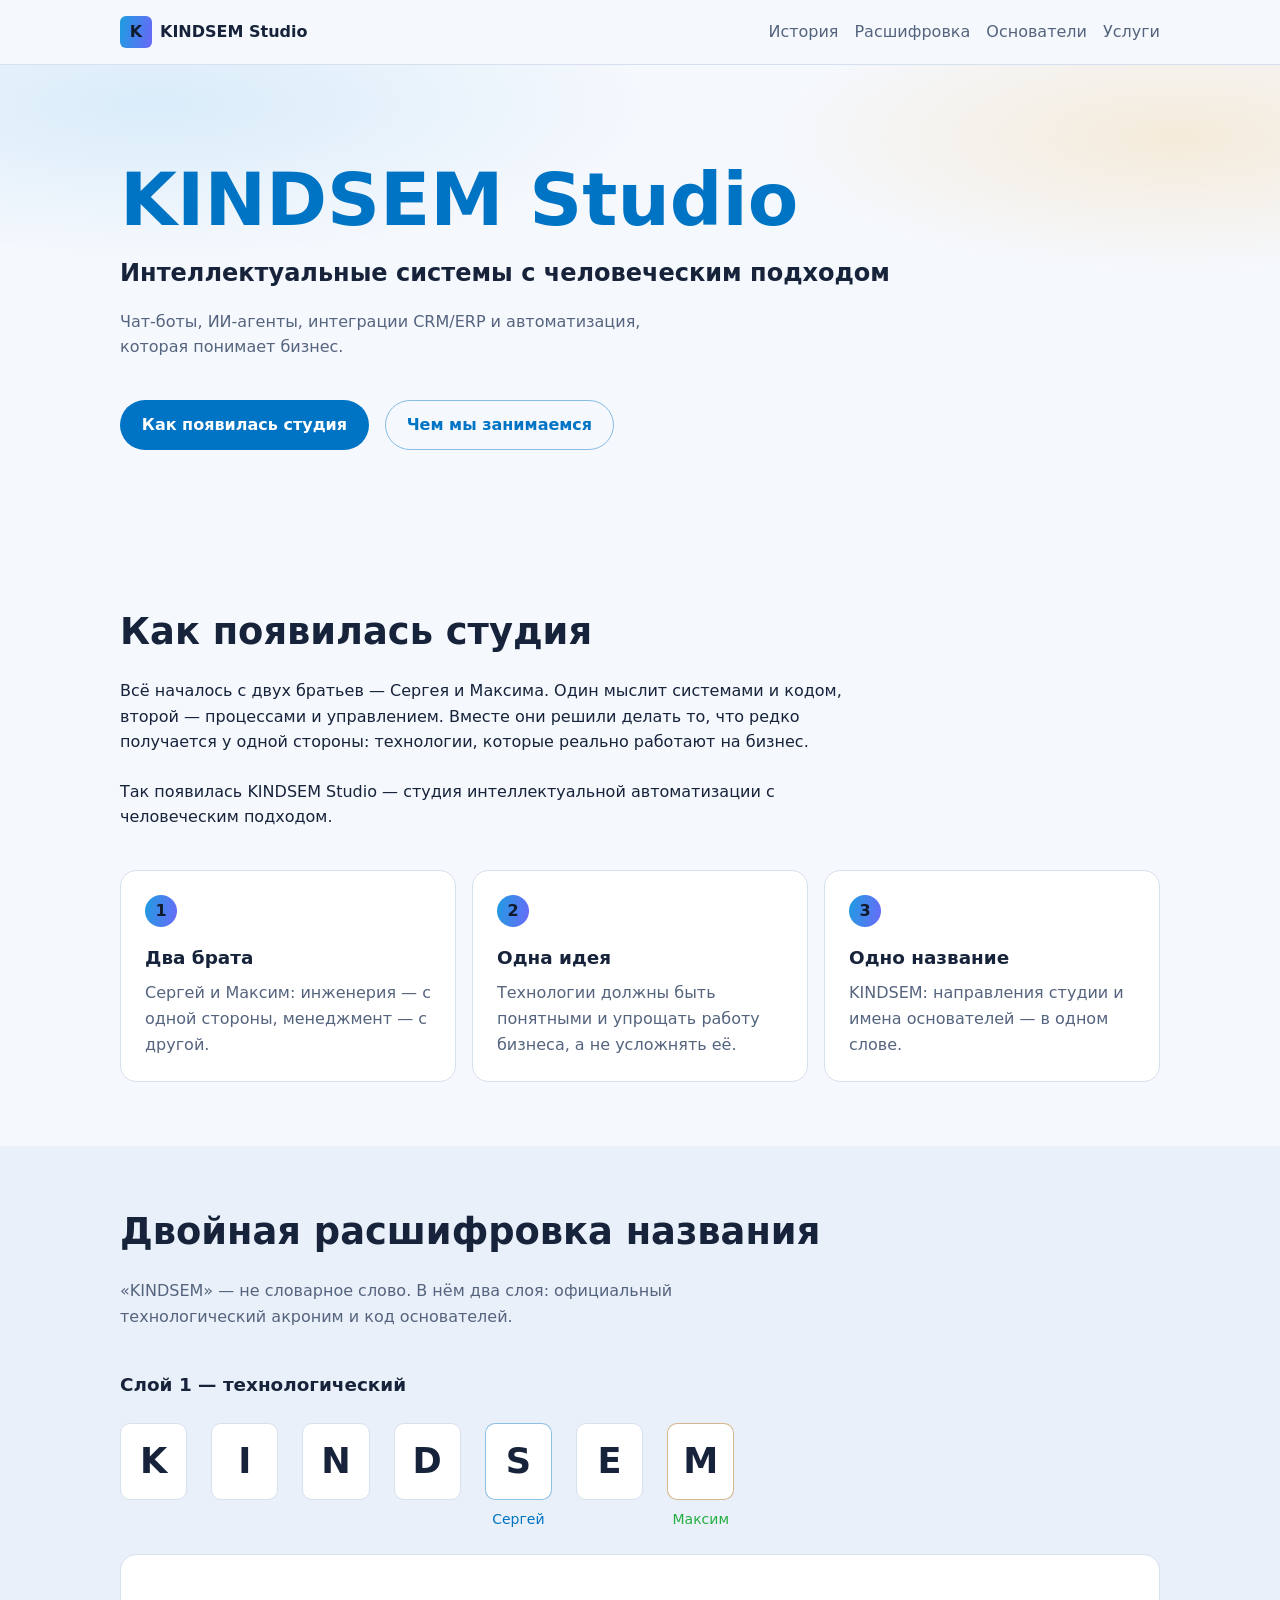
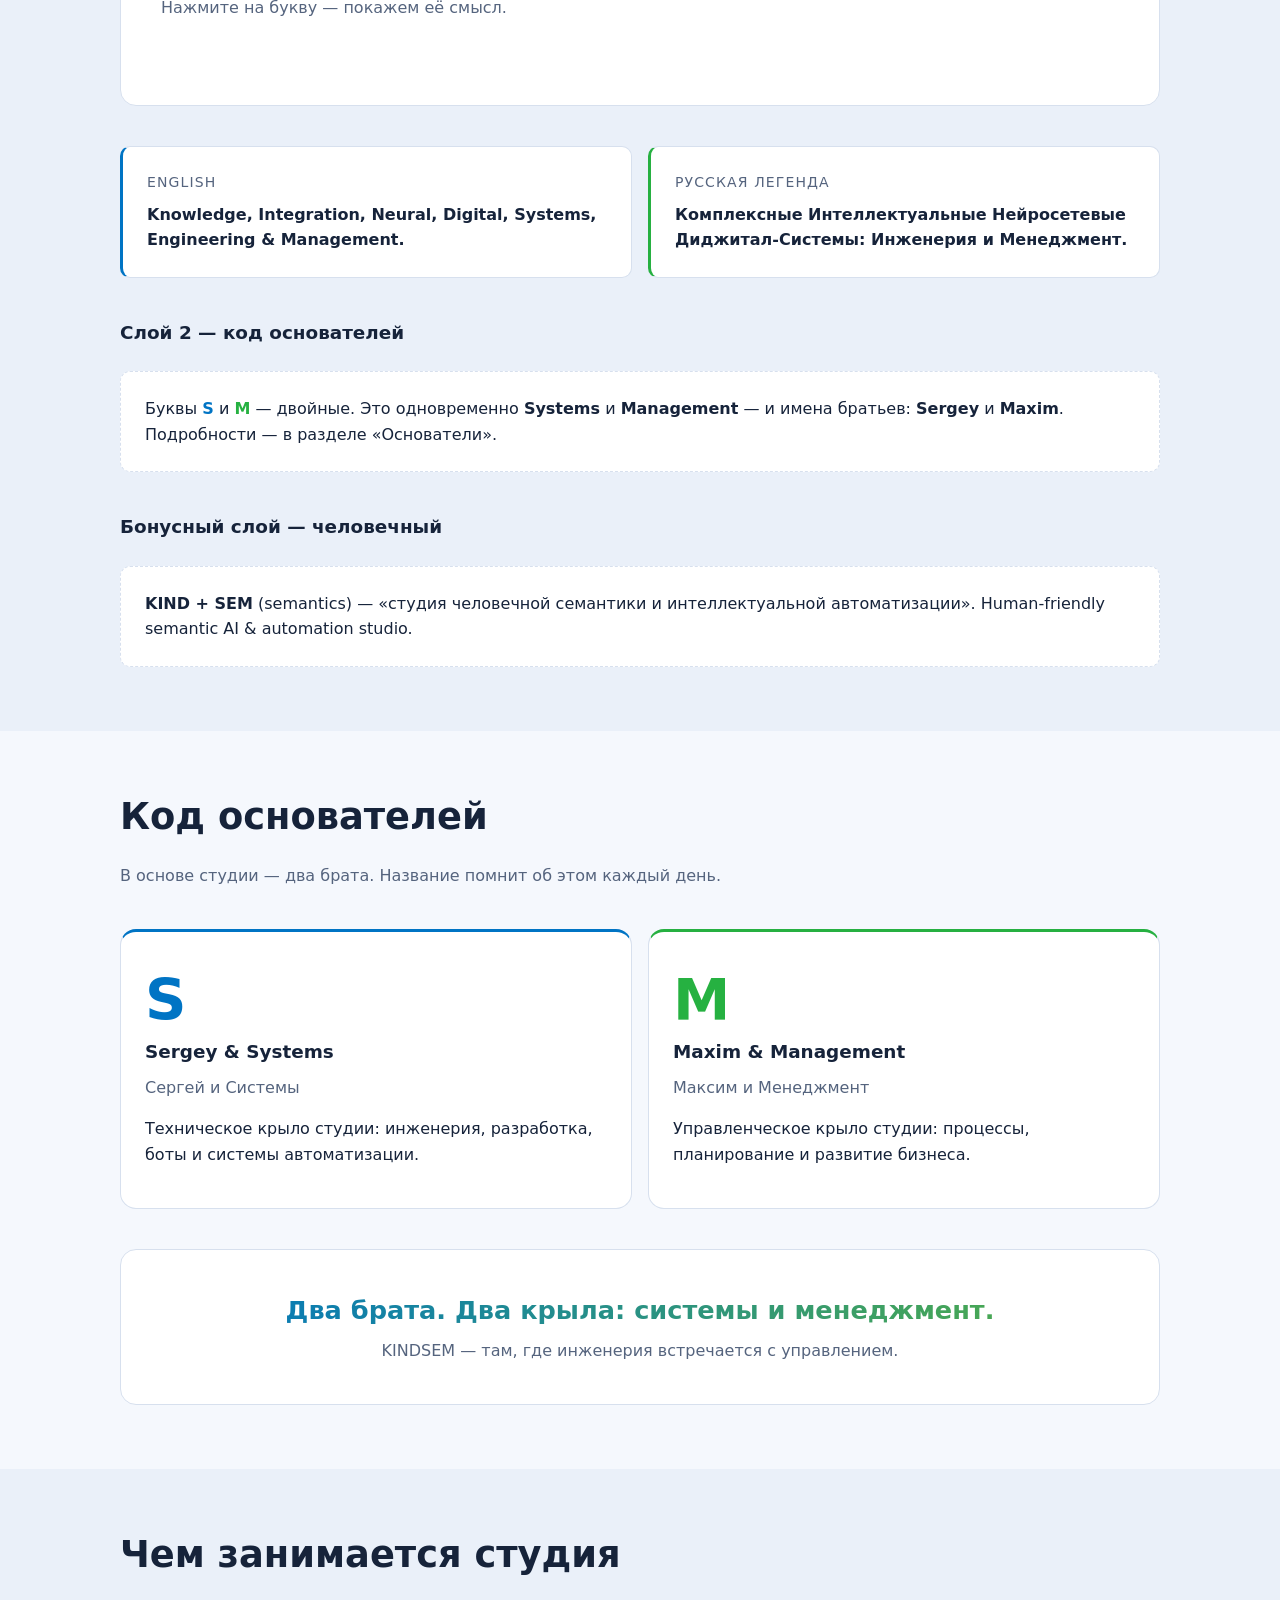
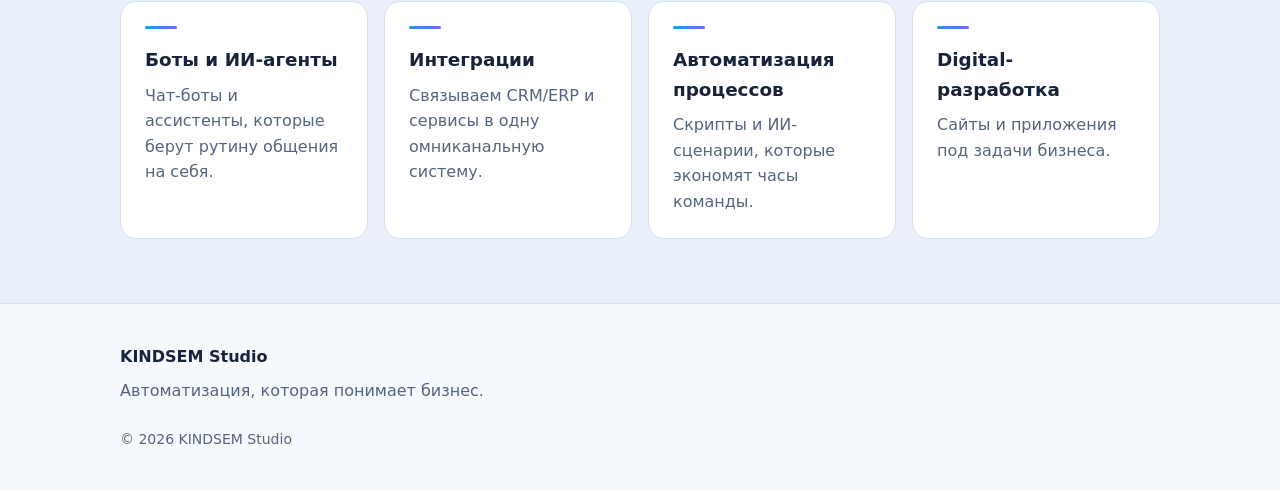
<file: index.html>
<!DOCTYPE html>
<html lang="ru">
<head>
  <meta charset="UTF-8">
  <meta name="viewport" content="width=device-width, initial-scale=1">
  <title>KINDSEM Studio — интеллектуальные системы с человеческим подходом</title>
  <meta name="description" content="IT-студия двух братьев, Сергея и Максима: боты, ИИ-агенты, интеграции и автоматизация для бизнеса.">
  <link rel="stylesheet" href="landing/css/styles.css">
  <link rel="stylesheet" href="landing/css/media.css">
</head>
<body class="page">
  <header class="site-header">
    <div class="container site-header__inner">
      <a class="logo" href="#top">
        <span class="logo__mark" aria-hidden="true">K</span>
        <span class="logo__name">KINDSEM&nbsp;Studio</span>
      </a>
      <nav class="site-nav" aria-label="Основная навигация">
        <ul class="site-nav__list">
          <li class="site-nav__item"><a class="site-nav__link" href="#history">История</a></li>
          <li class="site-nav__item"><a class="site-nav__link" href="#name">Расшифровка</a></li>
          <li class="site-nav__item"><a class="site-nav__link" href="#founders">Основатели</a></li>
          <li class="site-nav__item"><a class="site-nav__link" href="#services">Услуги</a></li>
        </ul>
      </nav>
    </div>
  </header>

  <main class="main" id="top">
    <section class="hero">
      <div class="container hero__inner">
        <h1 class="hero__title">KINDSEM&nbsp;Studio</h1>
        <p class="hero__tagline">Интеллектуальные системы с человеческим подходом</p>
        <p class="hero__lead">Чат-боты, ИИ-агенты, интеграции CRM/ERP и автоматизация, которая понимает бизнес.</p>
        <div class="hero__actions">
          <a class="button button--primary" href="#history">Как появилась студия</a>
          <a class="button" href="#services">Чем мы занимаемся</a>
        </div>
      </div>
    </section>

    <section class="section" id="history">
      <div class="container">
        <h2 class="section__title">Как появилась студия</h2>
        <div class="story">
          <p>Всё началось с двух братьев — Сергея и Максима. Один мыслит системами и кодом, второй — процессами и управлением. Вместе они решили делать то, что редко получается у одной стороны: технологии, которые реально работают на бизнес.</p>
          <p>Так появилась KINDSEM Studio — студия интеллектуальной автоматизации с человеческим подходом.</p>
        </div>
        <ol class="steps">
          <li class="step">
            <h3 class="step__title">Два брата</h3>
            <p class="step__text">Сергей и Максим: инженерия — с одной стороны, менеджмент — с другой.</p>
          </li>
          <li class="step">
            <h3 class="step__title">Одна идея</h3>
            <p class="step__text">Технологии должны быть понятными и упрощать работу бизнеса, а не усложнять её.</p>
          </li>
          <li class="step">
            <h3 class="step__title">Одно название</h3>
            <p class="step__text">KINDSEM: направления студии и имена основателей — в одном слове.</p>
          </li>
        </ol>
      </div>
    </section>

    <section class="section section--alt" id="name">
      <div class="container">
        <h2 class="section__title">Двойная расшифровка названия</h2>
        <p class="section__lead">«KINDSEM» — не словарное слово. В нём два слоя: официальный технологический акроним и код основателей.</p>

        <h3 class="layer__title">Слой 1 — технологический</h3>
        <div class="decode" data-decode>
          <ul class="decode__row">
            <li class="decode__item">
              <button class="decode__letter" type="button" aria-pressed="false"
                data-letter="K" data-en="Knowledge" data-ru="Комплексные"
                data-desc="Знания, данные и экспертиза: комплексные решения под задачу бизнеса.">K</button>
            </li>
            <li class="decode__item">
              <button class="decode__letter" type="button" aria-pressed="false"
                data-letter="I" data-en="Integration" data-ru="Интеллектуальные"
                data-desc="Интеграции CRM/ERP и связка систем; интеллектуальная автоматизация.">I</button>
            </li>
            <li class="decode__item">
              <button class="decode__letter" type="button" aria-pressed="false"
                data-letter="N" data-en="Neural" data-ru="Нейросетевые"
                data-desc="Нейросети и ИИ-агенты, которые берут рутину на себя.">N</button>
            </li>
            <li class="decode__item">
              <button class="decode__letter" type="button" aria-pressed="false"
                data-letter="D" data-en="Digital" data-ru="Диджитал"
                data-desc="Сайты, приложения и digital-разработка.">D</button>
            </li>
            <li class="decode__item decode__item--founder-s">
              <button class="decode__letter decode__letter--s" type="button" aria-pressed="false"
                data-letter="S" data-en="Systems" data-ru="Системы"
                data-desc="Системы автоматизации и омниканальность. Второй смысл буквы — Сергей: инженерия, разработка, системы.">S</button>
              <span class="decode__tag decode__tag--s">Сергей</span>
            </li>
            <li class="decode__item">
              <button class="decode__letter" type="button" aria-pressed="false"
                data-letter="E" data-en="Engineering" data-ru="Инженерия"
                data-desc="Разработка ПО, боты и скрипты.">E</button>
            </li>
            <li class="decode__item decode__item--founder-m">
              <button class="decode__letter decode__letter--m" type="button" aria-pressed="false"
                data-letter="M" data-en="Management" data-ru="Менеджмент"
                data-desc="Управление бизнес-процессами. Второй смысл буквы — Максим: процессы, управление, развитие.">M</button>
              <span class="decode__tag decode__tag--m">Максим</span>
            </li>
          </ul>
          <div class="decode__panel">
            <p class="decode__placeholder" data-decode-placeholder>Нажмите на букву — покажем её смысл.</p>
            <div class="decode__result" data-decode-result hidden>
              <p class="decode__result-line">
                <span class="decode__result-letter" data-decode-letter>S</span>
                <span class="decode__result-word" data-decode-en>Systems</span>
              </p>
              <p class="decode__result-ru" data-decode-ru>Системы</p>
              <p class="decode__result-desc" data-decode-desc></p>
            </div>
          </div>
        </div>

        <div class="phrases">
          <blockquote class="phrase phrase--en">
            <p class="phrase__lang">English</p>
            <p class="phrase__text">Knowledge, Integration, Neural, Digital, Systems, Engineering &amp; Management.</p>
          </blockquote>
          <blockquote class="phrase phrase--ru">
            <p class="phrase__lang">Русская легенда</p>
            <p class="phrase__text">Комплексные Интеллектуальные Нейросетевые Диджитал-Системы: Инженерия и Менеджмент.</p>
          </blockquote>
        </div>

        <h3 class="layer__title">Слой 2 — код основателей</h3>
        <div class="note">
          <p>Буквы <strong class="note__s">S</strong> и <strong class="note__m">M</strong> — двойные. Это одновременно <strong>Systems</strong> и <strong>Management</strong> — и имена братьев: <strong>Sergey</strong> и <strong>Maxim</strong>. Подробности — в разделе «Основатели».</p>
        </div>

        <h3 class="layer__title">Бонусный слой — человечный</h3>
        <div class="note">
          <p><strong>KIND + SEM</strong> (semantics) — «студия человечной семантики и интеллектуальной автоматизации». Human-friendly semantic AI &amp; automation studio.</p>
        </div>
      </div>
    </section>

    <section class="section" id="founders">
      <div class="container">
        <h2 class="section__title">Код основателей</h2>
        <p class="section__lead">В основе студии — два брата. Название помнит об этом каждый день.</p>
        <div class="founders">
          <article class="founder-card founder-card--s">
            <p class="founder-card__letter" aria-hidden="true">S</p>
            <h3 class="founder-card__name">Sergey &amp; Systems</h3>
            <p class="founder-card__subtitle">Сергей и Системы</p>
            <p class="founder-card__text">Техническое крыло студии: инженерия, разработка, боты и системы автоматизации.</p>
          </article>
          <article class="founder-card founder-card--m">
            <p class="founder-card__letter" aria-hidden="true">M</p>
            <h3 class="founder-card__name">Maxim &amp; Management</h3>
            <p class="founder-card__subtitle">Максим и Менеджмент</p>
            <p class="founder-card__text">Управленческое крыло студии: процессы, планирование и развитие бизнеса.</p>
          </article>
        </div>
        <blockquote class="quote">
          <p class="quote__main">Два брата. Два крыла: системы и менеджмент.</p>
          <p class="quote__sub">KINDSEM — там, где инженерия встречается с управлением.</p>
        </blockquote>
      </div>
    </section>

    <section class="section section--alt" id="services">
      <div class="container">
        <h2 class="section__title">Чем занимается студия</h2>
        <div class="services">
          <article class="service-card">
            <h3 class="service-card__title">Боты и ИИ-агенты</h3>
            <p class="service-card__text">Чат-боты и ассистенты, которые берут рутину общения на себя.</p>
          </article>
          <article class="service-card">
            <h3 class="service-card__title">Интеграции</h3>
            <p class="service-card__text">Связываем CRM/ERP и сервисы в одну омниканальную систему.</p>
          </article>
          <article class="service-card">
            <h3 class="service-card__title">Автоматизация процессов</h3>
            <p class="service-card__text">Скрипты и ИИ-сценарии, которые экономят часы команды.</p>
          </article>
          <article class="service-card">
            <h3 class="service-card__title">Digital-разработка</h3>
            <p class="service-card__text">Сайты и приложения под задачи бизнеса.</p>
          </article>
        </div>
      </div>
    </section>
  </main>

  <footer class="site-footer">
    <div class="container site-footer__inner">
      <p class="site-footer__brand">KINDSEM Studio</p>
      <p class="site-footer__tagline">Автоматизация, которая понимает бизнес.</p>
      <p class="site-footer__copy">© 2026 KINDSEM Studio</p>
    </div>
  </footer>

  <script src="landing/js/app.js"></script>
</body>
</html>
</file>
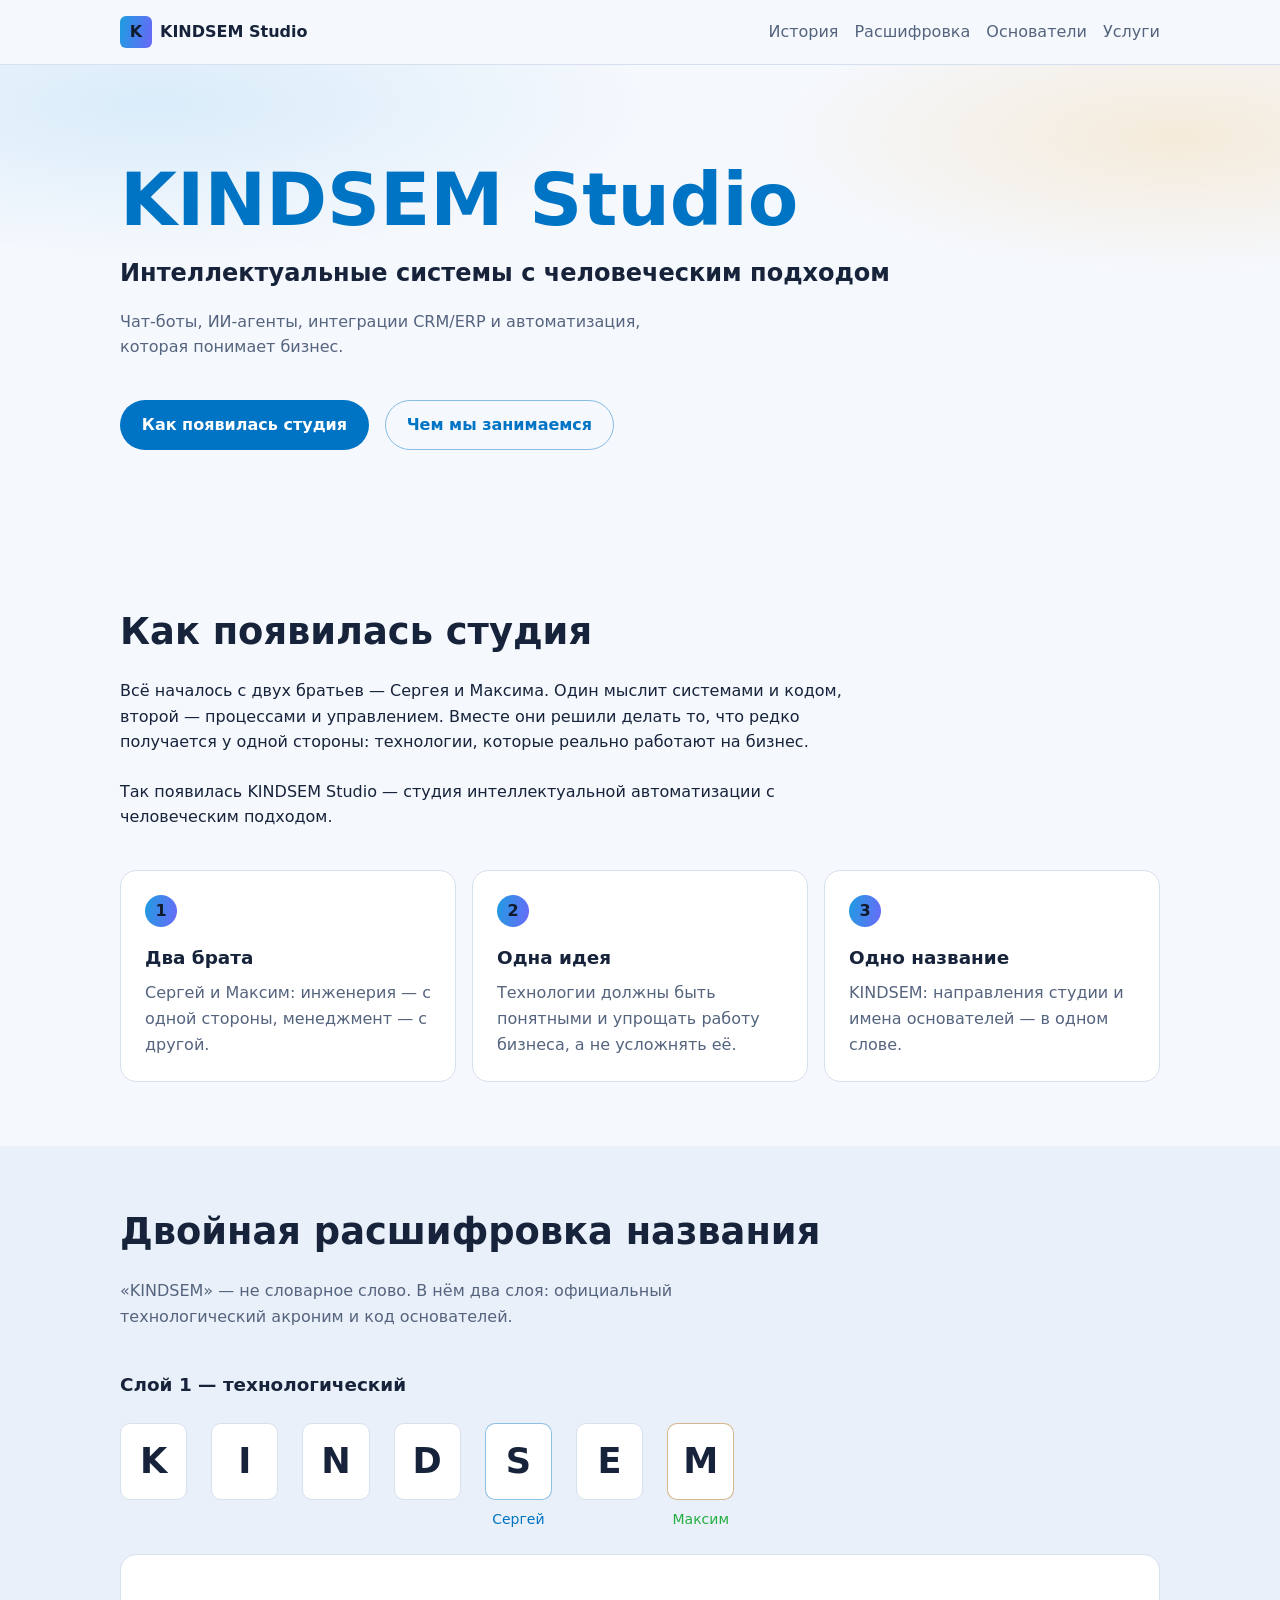
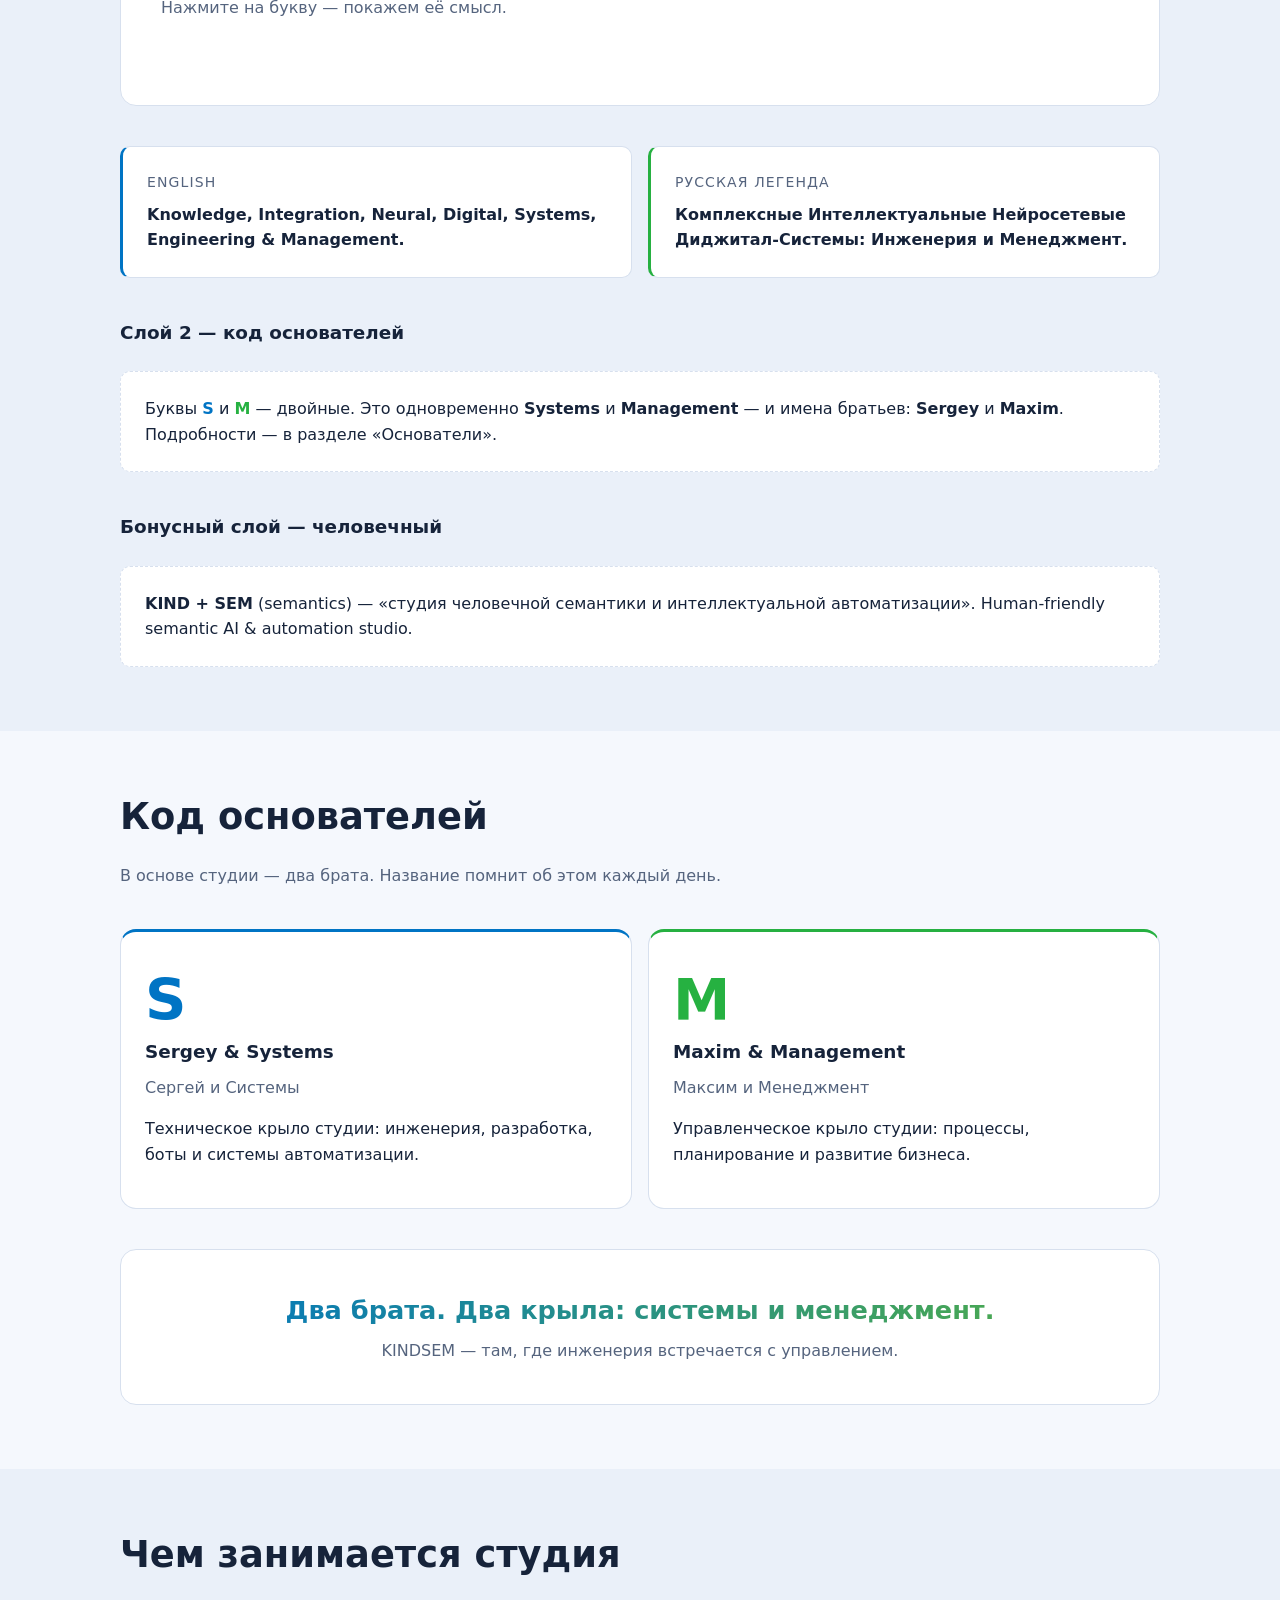
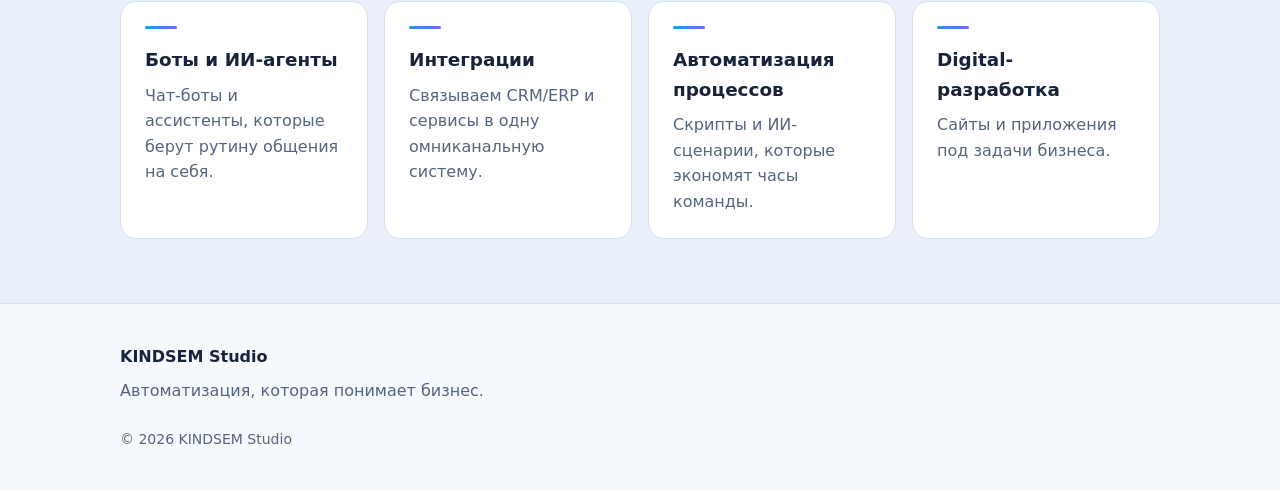
<file: landing/index.html>
<!DOCTYPE html>
<html lang="ru">
<head>
  <meta charset="UTF-8">
  <meta name="viewport" content="width=device-width, initial-scale=1">
  <title>KINDSEM Studio — интеллектуальные системы с человеческим подходом</title>
  <meta name="description" content="IT-студия двух братьев, Сергея и Максима: боты, ИИ-агенты, интеграции и автоматизация для бизнеса.">
  <link rel="stylesheet" href="css/styles.css">
  <link rel="stylesheet" href="css/media.css">
</head>
<body class="page">
  <header class="site-header">
    <div class="container site-header__inner">
      <a class="logo" href="#top">
        <span class="logo__mark" aria-hidden="true">K</span>
        <span class="logo__name">KINDSEM&nbsp;Studio</span>
      </a>
      <nav class="site-nav" aria-label="Основная навигация">
        <ul class="site-nav__list">
          <li class="site-nav__item"><a class="site-nav__link" href="#history">История</a></li>
          <li class="site-nav__item"><a class="site-nav__link" href="#name">Расшифровка</a></li>
          <li class="site-nav__item"><a class="site-nav__link" href="#founders">Основатели</a></li>
          <li class="site-nav__item"><a class="site-nav__link" href="#services">Услуги</a></li>
        </ul>
      </nav>
    </div>
  </header>

  <main class="main" id="top">
    <section class="hero">
      <div class="container hero__inner">
        <h1 class="hero__title">KINDSEM&nbsp;Studio</h1>
        <p class="hero__tagline">Интеллектуальные системы с человеческим подходом</p>
        <p class="hero__lead">Чат-боты, ИИ-агенты, интеграции CRM/ERP и автоматизация, которая понимает бизнес.</p>
        <div class="hero__actions">
          <a class="button button--primary" href="#history">Как появилась студия</a>
          <a class="button" href="#services">Чем мы занимаемся</a>
        </div>
      </div>
    </section>

    <section class="section" id="history">
      <div class="container">
        <h2 class="section__title">Как появилась студия</h2>
        <div class="story">
          <p>Всё началось с двух братьев — Сергея и Максима. Один мыслит системами и кодом, второй — процессами и управлением. Вместе они решили делать то, что редко получается у одной стороны: технологии, которые реально работают на бизнес.</p>
          <p>Так появилась KINDSEM Studio — студия интеллектуальной автоматизации с человеческим подходом.</p>
        </div>
        <ol class="steps">
          <li class="step">
            <h3 class="step__title">Два брата</h3>
            <p class="step__text">Сергей и Максим: инженерия — с одной стороны, менеджмент — с другой.</p>
          </li>
          <li class="step">
            <h3 class="step__title">Одна идея</h3>
            <p class="step__text">Технологии должны быть понятными и упрощать работу бизнеса, а не усложнять её.</p>
          </li>
          <li class="step">
            <h3 class="step__title">Одно название</h3>
            <p class="step__text">KINDSEM: направления студии и имена основателей — в одном слове.</p>
          </li>
        </ol>
      </div>
    </section>

    <section class="section section--alt" id="name">
      <div class="container">
        <h2 class="section__title">Двойная расшифровка названия</h2>
        <p class="section__lead">«KINDSEM» — не словарное слово. В нём два слоя: официальный технологический акроним и код основателей.</p>

        <h3 class="layer__title">Слой 1 — технологический</h3>
        <div class="decode" data-decode>
          <ul class="decode__row">
            <li class="decode__item">
              <button class="decode__letter" type="button" aria-pressed="false"
                data-letter="K" data-en="Knowledge" data-ru="Комплексные"
                data-desc="Знания, данные и экспертиза: комплексные решения под задачу бизнеса.">K</button>
            </li>
            <li class="decode__item">
              <button class="decode__letter" type="button" aria-pressed="false"
                data-letter="I" data-en="Integration" data-ru="Интеллектуальные"
                data-desc="Интеграции CRM/ERP и связка систем; интеллектуальная автоматизация.">I</button>
            </li>
            <li class="decode__item">
              <button class="decode__letter" type="button" aria-pressed="false"
                data-letter="N" data-en="Neural" data-ru="Нейросетевые"
                data-desc="Нейросети и ИИ-агенты, которые берут рутину на себя.">N</button>
            </li>
            <li class="decode__item">
              <button class="decode__letter" type="button" aria-pressed="false"
                data-letter="D" data-en="Digital" data-ru="Диджитал"
                data-desc="Сайты, приложения и digital-разработка.">D</button>
            </li>
            <li class="decode__item decode__item--founder-s">
              <button class="decode__letter decode__letter--s" type="button" aria-pressed="false"
                data-letter="S" data-en="Systems" data-ru="Системы"
                data-desc="Системы автоматизации и омниканальность. Второй смысл буквы — Сергей: инженерия, разработка, системы.">S</button>
              <span class="decode__tag decode__tag--s">Сергей</span>
            </li>
            <li class="decode__item">
              <button class="decode__letter" type="button" aria-pressed="false"
                data-letter="E" data-en="Engineering" data-ru="Инженерия"
                data-desc="Разработка ПО, боты и скрипты.">E</button>
            </li>
            <li class="decode__item decode__item--founder-m">
              <button class="decode__letter decode__letter--m" type="button" aria-pressed="false"
                data-letter="M" data-en="Management" data-ru="Менеджмент"
                data-desc="Управление бизнес-процессами. Второй смысл буквы — Максим: процессы, управление, развитие.">M</button>
              <span class="decode__tag decode__tag--m">Максим</span>
            </li>
          </ul>
          <div class="decode__panel">
            <p class="decode__placeholder" data-decode-placeholder>Нажмите на букву — покажем её смысл.</p>
            <div class="decode__result" data-decode-result hidden>
              <p class="decode__result-line">
                <span class="decode__result-letter" data-decode-letter>S</span>
                <span class="decode__result-word" data-decode-en>Systems</span>
              </p>
              <p class="decode__result-ru" data-decode-ru>Системы</p>
              <p class="decode__result-desc" data-decode-desc></p>
            </div>
          </div>
        </div>

        <div class="phrases">
          <blockquote class="phrase phrase--en">
            <p class="phrase__lang">English</p>
            <p class="phrase__text">Knowledge, Integration, Neural, Digital, Systems, Engineering &amp; Management.</p>
          </blockquote>
          <blockquote class="phrase phrase--ru">
            <p class="phrase__lang">Русская легенда</p>
            <p class="phrase__text">Комплексные Интеллектуальные Нейросетевые Диджитал-Системы: Инженерия и Менеджмент.</p>
          </blockquote>
        </div>

        <h3 class="layer__title">Слой 2 — код основателей</h3>
        <div class="note">
          <p>Буквы <strong class="note__s">S</strong> и <strong class="note__m">M</strong> — двойные. Это одновременно <strong>Systems</strong> и <strong>Management</strong> — и имена братьев: <strong>Sergey</strong> и <strong>Maxim</strong>. Подробности — в разделе «Основатели».</p>
        </div>

        <h3 class="layer__title">Бонусный слой — человечный</h3>
        <div class="note">
          <p><strong>KIND + SEM</strong> (semantics) — «студия человечной семантики и интеллектуальной автоматизации». Human-friendly semantic AI &amp; automation studio.</p>
        </div>
      </div>
    </section>

    <section class="section" id="founders">
      <div class="container">
        <h2 class="section__title">Код основателей</h2>
        <p class="section__lead">В основе студии — два брата. Название помнит об этом каждый день.</p>
        <div class="founders">
          <article class="founder-card founder-card--s">
            <p class="founder-card__letter" aria-hidden="true">S</p>
            <h3 class="founder-card__name">Sergey &amp; Systems</h3>
            <p class="founder-card__subtitle">Сергей и Системы</p>
            <p class="founder-card__text">Техническое крыло студии: инженерия, разработка, боты и системы автоматизации.</p>
          </article>
          <article class="founder-card founder-card--m">
            <p class="founder-card__letter" aria-hidden="true">M</p>
            <h3 class="founder-card__name">Maxim &amp; Management</h3>
            <p class="founder-card__subtitle">Максим и Менеджмент</p>
            <p class="founder-card__text">Управленческое крыло студии: процессы, планирование и развитие бизнеса.</p>
          </article>
        </div>
        <blockquote class="quote">
          <p class="quote__main">Два брата. Два крыла: системы и менеджмент.</p>
          <p class="quote__sub">KINDSEM — там, где инженерия встречается с управлением.</p>
        </blockquote>
      </div>
    </section>

    <section class="section section--alt" id="services">
      <div class="container">
        <h2 class="section__title">Чем занимается студия</h2>
        <div class="services">
          <article class="service-card">
            <h3 class="service-card__title">Боты и ИИ-агенты</h3>
            <p class="service-card__text">Чат-боты и ассистенты, которые берут рутину общения на себя.</p>
          </article>
          <article class="service-card">
            <h3 class="service-card__title">Интеграции</h3>
            <p class="service-card__text">Связываем CRM/ERP и сервисы в одну омниканальную систему.</p>
          </article>
          <article class="service-card">
            <h3 class="service-card__title">Автоматизация процессов</h3>
            <p class="service-card__text">Скрипты и ИИ-сценарии, которые экономят часы команды.</p>
          </article>
          <article class="service-card">
            <h3 class="service-card__title">Digital-разработка</h3>
            <p class="service-card__text">Сайты и приложения под задачи бизнеса.</p>
          </article>
        </div>
      </div>
    </section>
  </main>

  <footer class="site-footer">
    <div class="container site-footer__inner">
      <p class="site-footer__brand">KINDSEM Studio</p>
      <p class="site-footer__tagline">Автоматизация, которая понимает бизнес.</p>
      <p class="site-footer__copy">© 2026 KINDSEM Studio</p>
    </div>
  </footer>

  <script src="js/app.js"></script>
</body>
</html>
</file>
<file: landing/css/styles.css>
:root {
  --color-bg: #f5f8fd;
  --color-bg-alt: #eaf0f9;
  --color-surface: #ffffff;
  --color-border: #d7e0ee;
  --color-text: #16233a;
  --color-muted: #55647e;
  --color-s: #0074c4;
  --color-m: #00a320d9;
  --color-s-soft: rgba(0, 116, 196, 0.45);
  --color-m-soft: rgba(163, 92, 0, 0.45);
  --color-s-glow: rgba(30, 157, 224, 0.13);
  --color-m-glow: rgba(245, 166, 35, 0.16);
  --color-on-accent: #101b2d;
  --gradient-duo: linear-gradient(100deg, #1e9de0, #2623f5ad);
  --gradient-text: linear-gradient(100deg, #0074c4, #53af42);
  --font-sans: system-ui, -apple-system, "Segoe UI", Roboto, "Helvetica Neue", Arial, sans-serif;
  --size-h1: clamp(2.6rem, 9vw, 4.6rem);
  --size-h2: clamp(1.7rem, 5vw, 2.3rem);
  --size-h3: 1.15rem;
  --size-small: 0.875rem;
  --space-xs: 0.5rem;
  --space-s: 1rem;
  --space-m: 1.5rem;
  --space-l: 2.5rem;
  --space-xl: 4rem;
  --radius-s: 10px;
  --radius-m: 16px;
  --container: 68rem;
}

*,
*::before,
*::after {
  box-sizing: border-box;
}

body {
  margin: 0;
  font-family: var(--font-sans);
  font-size: 1rem;
  line-height: 1.6;
  color: var(--color-text);
  background-color: var(--color-bg);
}

a {
  color: var(--color-s);
}

:focus-visible {
  outline: 2px solid var(--color-s);
  outline-offset: 3px;
  border-radius: 2px;
}

.container {
  max-width: var(--container);
  margin: 0 auto;
  padding: 0 var(--space-m);
}

.site-header {
  position: sticky;
  top: 0;
  z-index: 10;
  background-color: rgba(245, 248, 253, 0.86);
  border-bottom: 1px solid var(--color-border);
  -webkit-backdrop-filter: blur(8px);
  backdrop-filter: blur(8px);
}

.site-header__inner {
  display: flex;
  flex-wrap: wrap;
  align-items: center;
  justify-content: space-between;
  gap: var(--space-xs) var(--space-m);
  padding-top: var(--space-s);
  padding-bottom: var(--space-s);
}

.logo {
  display: inline-flex;
  align-items: center;
  gap: var(--space-xs);
  color: var(--color-text);
  font-weight: 700;
  text-decoration: none;
}

.logo__mark {
  display: grid;
  place-items: center;
  width: 2rem;
  height: 2rem;
  border-radius: 6px;
  background-image: var(--gradient-duo);
  color: var(--color-on-accent);
  font-weight: 800;
}

.site-nav__list {
  display: flex;
  flex-wrap: wrap;
  gap: var(--space-s);
  margin: 0;
  padding: 0;
  list-style: none;
}

.site-nav__link {
  color: var(--color-muted);
  text-decoration: none;
}

.site-nav__link:hover,
.site-nav__link:focus-visible {
  color: var(--color-text);
}

.hero {
  padding: var(--space-xl) 0;
  background-image:
    radial-gradient(55% 45% at 12% 8%, var(--color-s-glow), transparent 70%),
    radial-gradient(45% 40% at 92% 15%, var(--color-m-glow), transparent 70%);
}

.hero__title {
  margin: 0 0 var(--space-s);
  font-size: var(--size-h1);
  line-height: 1.05;
  color: var(--color-s);
}

.hero__tagline {
  margin: 0 0 var(--space-s);
  font-size: clamp(1.15rem, 4vw, 1.5rem);
  font-weight: 600;
}

.hero__lead {
  margin: 0 0 var(--space-l);
  max-width: 34rem;
  color: var(--color-muted);
}

.hero__actions {
  display: flex;
  flex-wrap: wrap;
  gap: var(--space-s);
}

.button {
  display: inline-block;
  padding: 0.7rem 1.3rem;
  border: 1px solid var(--color-s-soft);
  border-radius: 999px;
  color: var(--color-s);
  font-weight: 600;
  text-decoration: none;
}

.button:hover,
.button:focus-visible {
  border-color: var(--color-s);
}

.button--primary {
  background-color: var(--color-s);
  border-color: transparent;
  color: var(--color-surface);
}

.section {
  padding: var(--space-xl) 0;
}

.section--alt {
  background-color: var(--color-bg-alt);
}

section[id] {
  scroll-margin-top: 4.5rem;
}

.section__title {
  margin: 0 0 var(--space-m);
  font-size: var(--size-h2);
  line-height: 1.2;
}

.section__lead {
  margin: 0 0 var(--space-l);
  max-width: 40rem;
  color: var(--color-muted);
}

.story {
  max-width: 46rem;
}

.story p {
  margin: 0 0 var(--space-m);
}

.steps {
  display: grid;
  gap: var(--space-s);
  margin: var(--space-l) 0 0;
  padding: 0;
  list-style: none;
  counter-reset: step;
}

.step {
  padding: var(--space-m);
  background-color: var(--color-surface);
  border: 1px solid var(--color-border);
  border-radius: var(--radius-m);
}

.step::before {
  counter-increment: step;
  content: counter(step);
  display: grid;
  place-items: center;
  width: 2rem;
  height: 2rem;
  margin-bottom: var(--space-s);
  border-radius: 50%;
  background-image: var(--gradient-duo);
  color: var(--color-on-accent);
  font-weight: 700;
}

.step__title {
  margin: 0 0 var(--space-xs);
  font-size: var(--size-h3);
}

.step__text {
  margin: 0;
  color: var(--color-muted);
}

.layer__title {
  margin: var(--space-l) 0 var(--space-m);
  font-size: var(--size-h3);
}

.decode__row {
  display: flex;
  flex-wrap: wrap;
  gap: var(--space-s);
  margin: 0;
  padding: 0;
  list-style: none;
}

.decode__item {
  display: flex;
  flex-direction: column;
  align-items: center;
  gap: var(--space-xs);
}

.decode__letter {
  font: inherit;
  width: 3.4rem;
  height: 3.9rem;
  font-size: 1.8rem;
  font-weight: 700;
  color: var(--color-text);
  background-color: var(--color-surface);
  border: 1px solid var(--color-border);
  border-radius: var(--radius-s);
  cursor: pointer;
  transition: transform 0.15s ease, border-color 0.15s ease;
}

.decode__letter:hover {
  border-color: var(--color-muted);
  transform: translateY(-2px);
}

.decode__letter[aria-pressed="true"] {
  background-image: var(--gradient-duo);
  border-color: transparent;
  color: var(--color-on-accent);
}

.decode__letter--s {
  border-color: var(--color-s-soft);
}

.decode__letter--m {
  border-color: var(--color-m-soft);
}

.decode__tag {
  font-size: var(--size-small);
  color: var(--color-muted);
}

.decode__tag--s {
  color: var(--color-s);
}

.decode__tag--m {
  color: var(--color-m);
}

.decode__panel {
  margin-top: var(--space-m);
  padding: var(--space-m);
  min-height: 9.5rem;
  background-color: var(--color-surface);
  border: 1px solid var(--color-border);
  border-radius: var(--radius-m);
}

.decode__placeholder {
  margin: 0;
  color: var(--color-muted);
}

.decode__result-line {
  display: flex;
  align-items: baseline;
  gap: var(--space-s);
  margin: 0 0 var(--space-xs);
}

.decode__result-letter {
  font-size: 2.2rem;
  font-weight: 800;
  line-height: 1;
  background-image: var(--gradient-text);
  -webkit-background-clip: text;
  background-clip: text;
  color: transparent;
}

.decode__result-word {
  font-size: 1.3rem;
  font-weight: 700;
}

.decode__result-ru {
  margin: 0 0 var(--space-xs);
  color: var(--color-muted);
  font-weight: 600;
}

.decode__result-desc {
  margin: 0;
}

.phrases {
  display: grid;
  gap: var(--space-s);
  margin: var(--space-l) 0 0;
}

.phrase {
  margin: 0;
  padding: var(--space-m);
  background-color: var(--color-surface);
  border: 1px solid var(--color-border);
  border-radius: var(--radius-s);
}

.phrase--en {
  border-left: 3px solid var(--color-s);
}

.phrase--ru {
  border-left: 3px solid var(--color-m);
}

.phrase__lang {
  margin: 0 0 var(--space-xs);
  color: var(--color-muted);
  font-size: var(--size-small);
  text-transform: uppercase;
  letter-spacing: 0.08em;
}

.phrase__text {
  margin: 0;
  font-weight: 600;
}

.note {
  padding: var(--space-m);
  background-color: var(--color-surface);
  border: 1px dashed var(--color-border);
  border-radius: var(--radius-s);
}

.note p {
  margin: 0;
}

.note__s {
  color: var(--color-s);
}

.note__m {
  color: var(--color-m);
}

.founders {
  display: grid;
  gap: var(--space-s);
}

.founder-card {
  padding: var(--space-l) var(--space-m);
  background-color: var(--color-surface);
  border: 1px solid var(--color-border);
  border-radius: var(--radius-m);
}

.founder-card--s {
  border-top: 3px solid var(--color-s);
}

.founder-card--m {
  border-top: 3px solid var(--color-m);
}

.founder-card__letter {
  margin: 0 0 var(--space-xs);
  font-size: 3.6rem;
  font-weight: 800;
  line-height: 1;
}

.founder-card--s .founder-card__letter {
  color: var(--color-s);
}

.founder-card--m .founder-card__letter {
  color: var(--color-m);
}

.founder-card__name {
  margin: 0 0 var(--space-xs);
  font-size: var(--size-h3);
}

.founder-card__subtitle {
  margin: 0 0 var(--space-s);
  color: var(--color-muted);
}

.founder-card__text {
  margin: 0;
}

.quote {
  margin: var(--space-l) 0 0;
  padding: var(--space-l) var(--space-m);
  text-align: center;
  background-color: var(--color-surface);
  border: 1px solid var(--color-border);
  border-radius: var(--radius-m);
}

.quote__main {
  margin: 0;
  font-size: clamp(1.2rem, 4vw, 1.6rem);
  font-weight: 700;
  background-image: var(--gradient-text);
  -webkit-background-clip: text;
  background-clip: text;
  color: transparent;
}

.quote__sub {
  margin: var(--space-xs) 0 0;
  color: var(--color-muted);
}

.services {
  display: grid;
  gap: var(--space-s);
}

.service-card {
  padding: var(--space-m);
  background-color: var(--color-surface);
  border: 1px solid var(--color-border);
  border-radius: var(--radius-m);
}

.service-card__title {
  margin: 0 0 var(--space-xs);
  font-size: var(--size-h3);
}

.service-card__title::before {
  content: "";
  display: block;
  width: 2rem;
  height: 3px;
  margin-bottom: var(--space-s);
  border-radius: 2px;
  background-image: var(--gradient-duo);
}

.service-card__text {
  margin: 0;
  color: var(--color-muted);
}

.site-footer {
  padding: var(--space-l) 0;
  border-top: 1px solid var(--color-border);
}

.site-footer__inner {
  display: flex;
  flex-direction: column;
  gap: var(--space-xs);
}

.site-footer__brand {
  margin: 0;
  font-weight: 700;
}

.site-footer__tagline {
  margin: 0;
  color: var(--color-muted);
}

.site-footer__copy {
  margin: var(--space-s) 0 0;
  color: var(--color-muted);
  font-size: var(--size-small);
}
</file>
<file: landing/css/media.css>
@media (min-width: 720px) {
  .hero {
    padding: 6rem 0;
  }

  .steps {
    grid-template-columns: repeat(3, 1fr);
  }

  .phrases {
    grid-template-columns: repeat(2, 1fr);
  }

  .founders {
    grid-template-columns: repeat(2, 1fr);
  }

  .services {
    grid-template-columns: repeat(2, 1fr);
  }

  .decode__letter {
    width: 4.2rem;
    height: 4.8rem;
    font-size: 2.2rem;
  }

  .decode__panel {
    padding: var(--space-l);
  }
}

@media (min-width: 1080px) {
  .services {
    grid-template-columns: repeat(4, 1fr);
  }

  .decode__row {
    gap: var(--space-m);
  }
}
</file>
